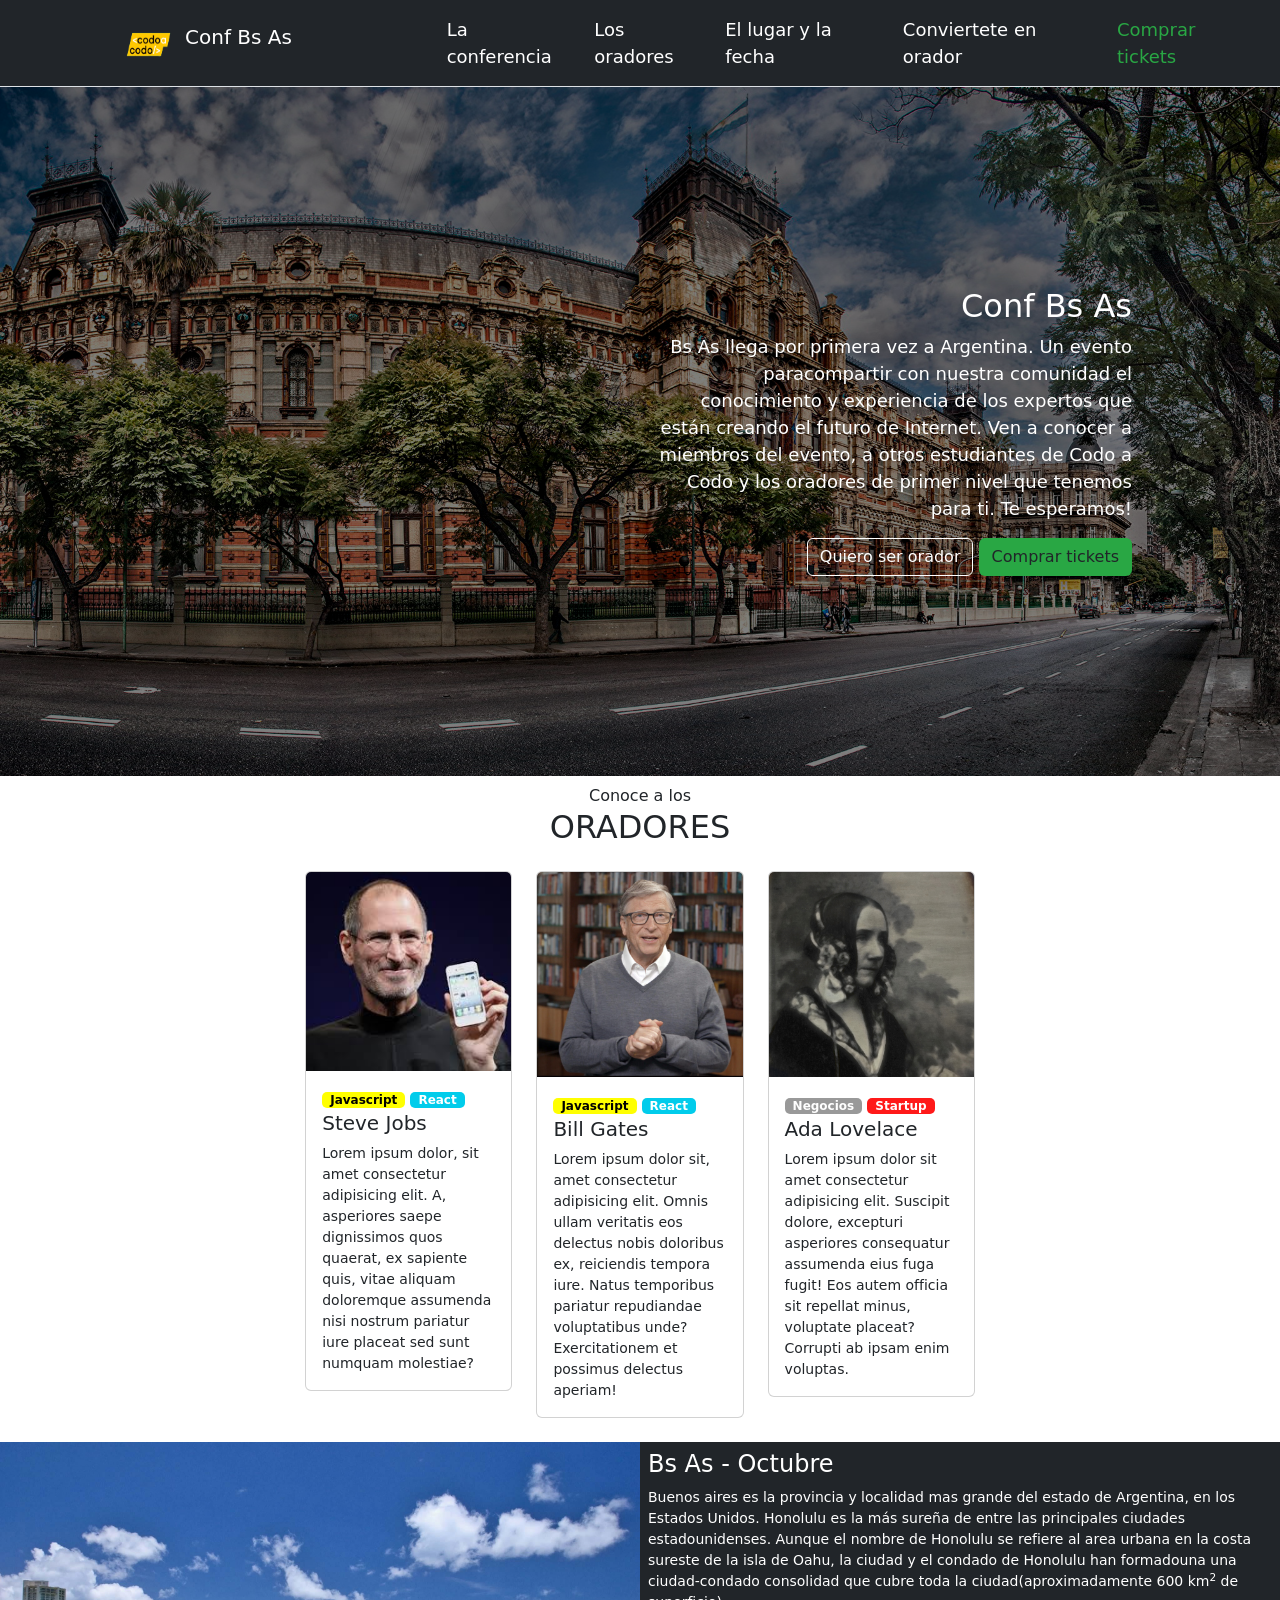
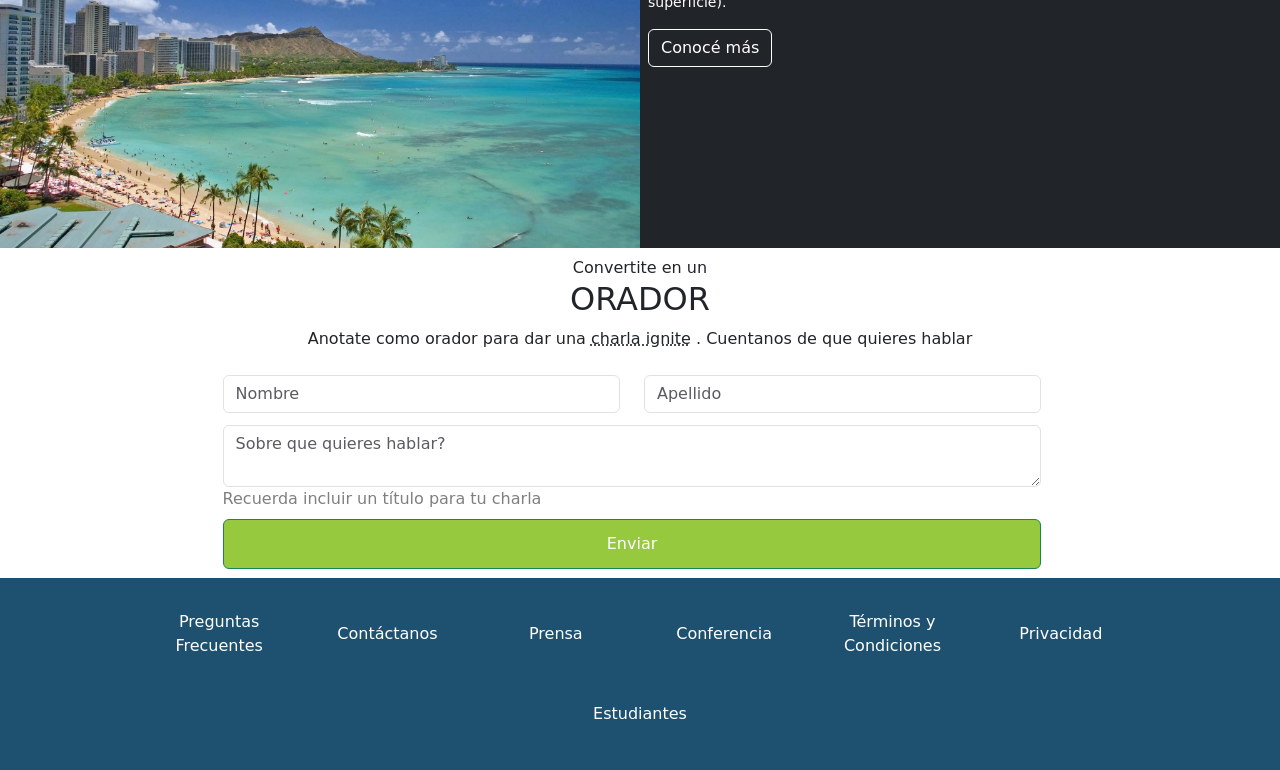
<file: index.html>
<!DOCTYPE html>
<html lang="es">

<head>
  <meta charset="UTF-8" />
  <meta http-equiv="X-UA-Compatible" content="IE=edge" />
  <meta name="viewport" content="width=device-width, initial-scale=1.0" />
  <link href="https://cdn.jsdelivr.net/npm/bootstrap@5.2.3/dist/css/bootstrap.min.css" rel="stylesheet"
    integrity="sha384-rbsA2VBKQhggwzxH7pPCaAqO46MgnOM80zW1RWuH61DGLwZJEdK2Kadq2F9CUG65" crossorigin="anonymous" /> 
  <link rel="stylesheet" href="./css/index.css" />
  <link rel="icon" href="assets/img/codoacodo.png" />
  <title>Integrador_riveiro</title>
</head>

<body>
  <header>
    <nav class="navbar navbar-expand-sm navbar-dark border-bottom bg-dark">
      <div class="container col-4 justify-content-center">
        <a class="navbar-brand" href="#">
          <img src="assets/img/codoacodo.png" alt="Logo" width="60" height="40"
            class="d-inline-block align-text-top text-light" />
          Conf Bs As
        </a>
      </div>
      <div class="container justify-content-start">
        <button class="navbar-toggler" type="button" data-bs-toggle="collapse" data-bs-target="#collapsibleNavbar">
          <span class="navbar-toggler-icon"></span>
        </button>
        <div class="collapse navbar-collapse justify-content-center" id="collapsibleNavbar">
          <ul class="navbar-nav" id="expandir">
            <li class="nav-item" id="li">
              <a class="nav-link active" href="#">La conferencia</a>
            </li>
            <li class="nav-item" id="li">
              <a class="nav-link" href="#">Los oradores</a>
            </li>
            <li class="nav-item" id="li">
              <a class="nav-link" href="#">El lugar y la fecha</a>
            </li>
            <li class="nav-item" id="li">
              <a class="nav-link" href="#">Conviertete en orador</a>
            </li>
            <li class="nav-item" id="li">
              <a class="nav-link nav-link-green" onclick="location.href='compra_ticket.html'" href="#">Comprar tickets </a>
            </li>
          </ul>
        </div>
      </div>
    </nav>
  </header>
  <main>
    <section class="overlay mb-2" id="section-head">
      <div class="container-fluid bg-img ">
        <div class="row overlay">
          <div class="col"></div>
          <div class="col margin-padding">
            <h2 class="">Conf Bs As</h2>
            <p class="text-size">

              Bs As llega por primera vez a Argentina. Un evento paracompartir
              con nuestra comunidad el conocimiento y experiencia de los
              expertos que están creando el futuro de Internet. Ven a conocer
              a miembros del evento, a otros estudiantes de Codo a Codo y los
              oradores de primer nivel que tenemos para ti. Te esperamos!

            </p>
            <button class="btn btn-outline">Quiero ser orador</button>
            <button onclick="location.href='compra_ticket.html'" class="btn btn-tickets">Comprar tickets</button>
          </div>
        </div>
      </div>
    </section>
    <section class="" id="section-oradores">
      <div class="container text-center">
        <div class="container-fluid">
          <p class="m-0 p-0">Conoce a los</p>
          <h2 class="mb-4 text-uppercase p-0">Oradores</h2>
        </div>
      </div>
      <div class="container">
        <div class="row card-cont">
          <div class="col-md-4">
            <div class="card">
              <img class="card-img-top " src="./assets/img/steve.jpg" alt="Card image cap" />
              <div class="card-body">
                <a class="skill javascript">Javascript</a>
                <a class="skill react">React</a>
                <h5 class="card-title">Steve Jobs</h5>
                <p class="card-text text-small">
                  Lorem ipsum dolor, sit amet consectetur adipisicing elit. A,
                  asperiores saepe dignissimos quos quaerat, ex sapiente quis,
                  vitae aliquam doloremque assumenda nisi nostrum pariatur
                  iure placeat sed sunt numquam molestiae?
                </p>
              </div>
            </div>
          </div>
          <div class="col-md-4">
            <div class="card">
              <img class="card-img-top " src="./assets/img/bill.jpg" alt="Card image cap" />
              <div class="card-body">
                <a class="skill javascript">Javascript</a>
                <a class="skill react">React</a>
                <h5 class="card-title">Bill Gates</h5>
                <p class="card-text text-small">
                  Lorem ipsum dolor sit, amet consectetur adipisicing elit.
                  Omnis ullam veritatis eos delectus nobis doloribus ex,
                  reiciendis tempora iure. Natus temporibus pariatur
                  repudiandae voluptatibus unde? Exercitationem et possimus
                  delectus aperiam!
                </p>
              </div>
            </div>
          </div>
          <div class="col-md-4">
            <div class="card">
              <img class="card-img-top" src="./assets/img/ada.jpeg" alt="Card image cap" />
              <div class="card-body">
                <a class="skill bussines">Negocios</a>
                <a class="skill startup">Startup</a>
                <h5 class="card-title">Ada Lovelace</h5>
                <p class="card-text text-small">
                  Lorem ipsum dolor sit amet consectetur adipisicing elit.
                  Suscipit dolore, excepturi asperiores consequatur assumenda
                  eius fuga fugit! Eos autem officia sit repellat minus,
                  voluptate placeat? Corrupti ab ipsam enim voluptas.
                </p>
              </div>
            </div>
          </div>
        </div>
      </div>
    </section>
    <section class="" id="section-times">
      <div class="container-fluid  p-0 mt-4">
        <div class="row m-0">
          <div class="col-12 col-md-6 p-0"><img src="./assets/img/honolulu.jpg" alt="" class="img-fluid"></div>
          <div class="col-12 col-md-6 bg-dark p-0 text-white">
            <div class="p-2">
              <h4>Bs As - Octubre</h4>
              <p class="text-small">Buenos aires es la provincia y localidad mas grande del estado de Argentina, en los
                Estados Unidos.
                Honolulu es la más sureña de entre las principales ciudades estadounidenses. Aunque el nombre de
                Honolulu se refiere al area
                urbana en la costa sureste de la isla de Oahu, la ciudad y el condado de Honolulu han formadouna una
                ciudad-condado consolidad que cubre toda la ciudad(aproximadamente 600 km<sup>2</sup> de superficie).              </p>
              <button  onclick="location.href='historia_buenos_aires.html'" class="btn btn-outline">Conocé más</button>
            </div>
          </div>
        </div>
      </div>
    </section>
    <section class="" id="section-forms">
      <div class="container text-center">
        <div class="container-fluid">
          <p class="mt-2 mb-0 p-0">Convertite en un</p>
          <h2 class="mb-2 text-uppercase p-0">Orador</h2>
          <p class="mt-2 p-0">Anotate como orador para dar una <span class="dotted-underline">charla ignite</span> . Cuentanos de que quieres hablar</p>

        </div>
        <div class="form-check-inline">
          <div class="row text-start">
            <div class="col-md-6 mt-2 mb-1">
              <input type="text" class="form-control" placeholder="Nombre">
            </div>
            <div class="col-md-6 mt-2 mb-1">
              <input type="text" class="form-control" placeholder="Apellido">
            </div>
            <div class="col-md-12 mt-2">
              <textarea class="form-control mb-0" placeholder="Sobre que quieres hablar?"></textarea>
              <label class="mb-2 mt-0 text-black-50" for="opci�n1">Recuerda incluir un título para tu charla</label>
            </div>
          </div>
          <div>
            <button type="button" class="btn btn-success w-100 m-0 p-0">Enviar</button>
          </div>
        </div>

    </section>
  </main>
  <footer class="footer py-3">
    <div class="container text-center">
        <ul class="nav d-flex justify-content-around row">
          <li class="nav-item col-md"><button class="btn btn-footer" href="#">Preguntas Frecuentes</button></li>
          <li class="nav-item col-md"><button class="btn btn-footer" href="#">Contáctanos</button></li>
          <li class="nav-item col-md"><button class="btn btn-footer" href="#">Prensa</button></li>
          <li class="nav-item col-md"><button class="btn btn-footer" href="#">Conferencia</button></li>
          <li class="nav-item col-md"><button class="btn btn-footer" href="#">Términos y Condiciones</button></li>
          <li class="nav-item col-md"><button class="btn btn-footer" href="#">Privacidad</button></li>
          <li class="nav-item col-md"><button class="btn btn-footer" href="#">Estudiantes</button></li>
        </ul>
    </div>  
  </footer>
  <script src="https://cdn.jsdelivr.net/npm/bootstrap@5.2.3/dist/js/bootstrap.bundle.min.js"
    integrity="sha384-kenU1KFdBIe4zVF0s0G1M5b4hcpxyD9F7jL+jjXkk+Q2h455rYXK/7HAuoJl+0I4"
    crossorigin="anonymous"></script>
</body>

</html>
</file>
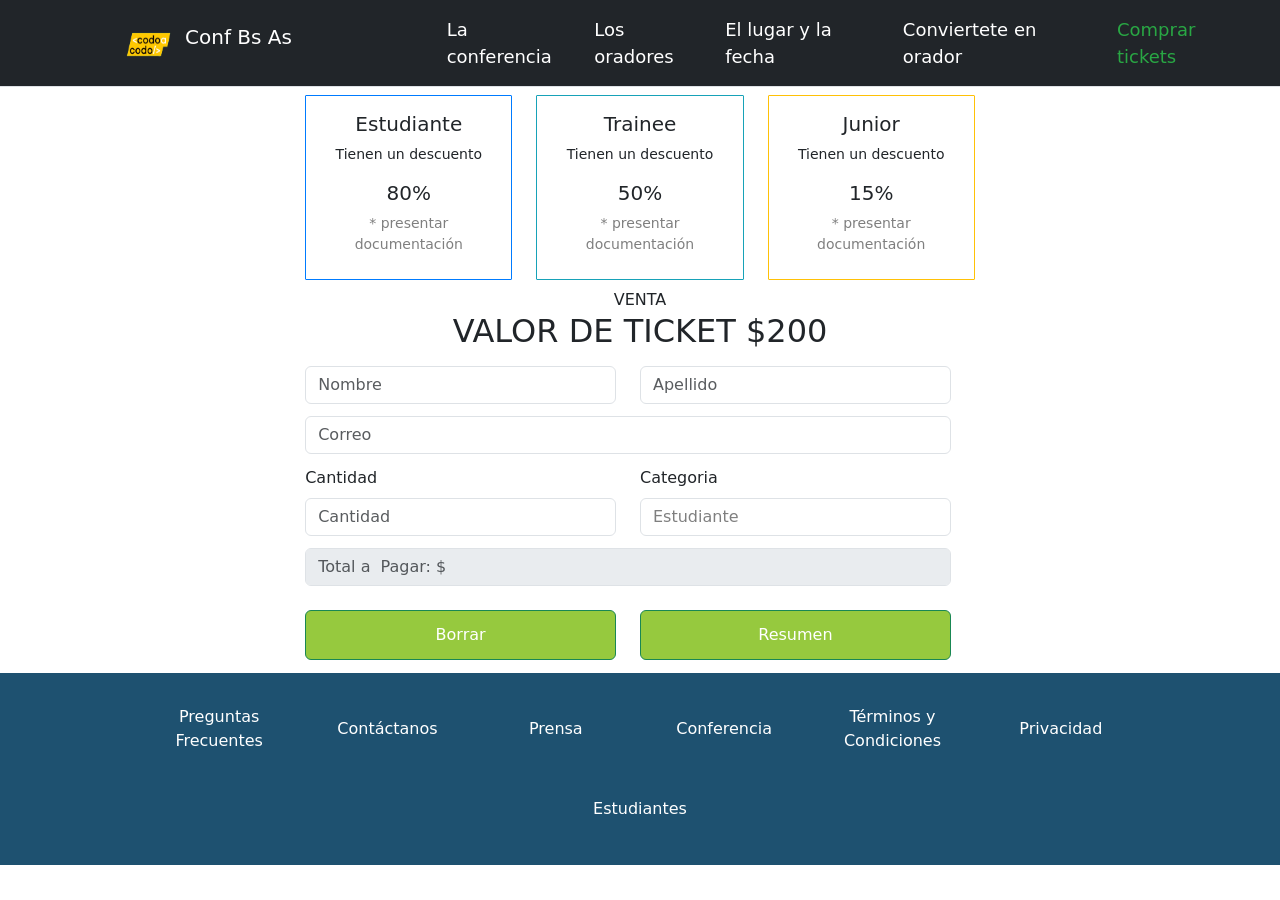
<file: compra_ticket.html>
<!DOCTYPE html>
<html lang="es">

<head>
  <meta charset="UTF-8" />
  <meta http-equiv="X-UA-Compatible" content="IE=edge" />
  <meta name="viewport" content="width=device-width, initial-scale=1.0" />
  <link href="https://cdn.jsdelivr.net/npm/bootstrap@5.2.3/dist/css/bootstrap.min.css" rel="stylesheet"
    integrity="sha384-rbsA2VBKQhggwzxH7pPCaAqO46MgnOM80zW1RWuH61DGLwZJEdK2Kadq2F9CUG65" crossorigin="anonymous" /> 
  <link rel="stylesheet" href="./css/index.css" />
  <link rel="icon" href="assets/img/codoacodo.png" />
  <title>Integrador_riveiro</title>
  <style type="text/css">
<!--

-->
  </style>
  
	<script type="text/javascript" src="funciones.js">
	</script>
	
  
</head>

  
<body>
  <header>
    <nav class="navbar navbar-expand-sm navbar-dark border-bottom bg-dark">
      <div class="container col-4 justify-content-center">
        <a class="navbar-brand" href="#">
          <img src="assets/img/codoacodo.png" alt="Logo" width="60" height="40"
            class="d-inline-block align-text-top text-light"  onclick="location.href='index.html'"/>
          Conf Bs As
        </a>
      </div>
      <div class="container justify-content-start">
        <button class="navbar-toggler" type="button" data-bs-toggle="collapse" data-bs-target="#collapsibleNavbar">
          <span class="navbar-toggler-icon"></span>
        </button>
        <div class="collapse navbar-collapse justify-content-center" id="collapsibleNavbar">
          <ul class="navbar-nav" id="expandir">
            <li class="nav-item" id="li">
              <a class="nav-link active" href="#">La conferencia</a>
            </li>
            <li class="nav-item" id="li">
              <a class="nav-link" href="#">Los oradores</a>
            </li>
            <li class="nav-item" id="li">
              <a class="nav-link" href="#">El lugar y la fecha</a>
            </li>
            <li class="nav-item" id="li">
              <a class="nav-link" href="#">Conviertete en orador</a>
            </li>
            <li class="nav-item" id="li">
              <a class="nav-link nav-link-green" onClick="location.href='compra_ticket.html'" href="#">Comprar tickets </a>
            </li>
          </ul>
        </div>
      </div>
    </nav>
  </header>
  <main>
    <section class="overlay mb-2" id="section-head">

    </section>
    <section class="" id="section-oradores">
      <div class="container text-center">

      </div>
      <div class="container">
        <div class="row card-cont-2">

          <div class="col-md-4 "  >
            <div class="card Estilo_Card_1">    
              <div class="card-body">
                <h5 align="center" class="card-title">Estudiante</h5>
                <p align="center" class="card-text text-small"> Tienen un descuento </p>
                <h5 align="center" class="card-title">80%</h5>		
                <p align="center" class="mb-2 mt-0 text-black-50 card-text text-small"> * presentar documentación </p>								
              </div>
            </div>	
          </div>

          <div class="col-md-4">
            <div class="card Estilo_Card_2">    
              <div class="card-body">
                <h5 align="center" class="card-title">Trainee</h5>
                <p align="center" class="card-text text-small"> Tienen un descuento </p>
                <h5 align="center" class="card-title">50%</h5>		
                <p align="center" class="mb-2 mt-0 text-black-50 card-text text-small"> * presentar documentación </p>								
              </div>
            </div>	
          </div>
		  
          <div class="col-md-4">
            <div class="card Estilo_Card_3">    
              <div class="card-body">
                <h5 align="center" class="card-title">Junior</h5>
                <p align="center" class="card-text text-small"> Tienen un descuento </p>
                <h5 align="center" class="card-title">15%</h5>		
                <p align="center" class="mb-2 mt-0 text-black-50 card-text text-small"> * presentar documentación </p>								
              </div>
            </div>	
          </div>
		  
        </div>
      </div>
    </section>

    <section class="" id="section-times">

    </section>

    <section class="" id="section-forms">
      <div class="container text-center">
	  
	  	  
        <div class="container-fluid">
          <p class="mt-2 mb-0 p-0">VENTA</p>
          <h2 class="mb-2 text-uppercase p-0">VALOR DE TICKET $200</h2>

        </div>
		
        <div class="row card-cont">
          <div class="row text-start">
		  
            <div class="col-md-6 mt-2 mb-1">
              <input type="text" class="form-control" placeholder="Nombre" id="nombre">
            </div>
			
            <div class="col-md-6 mt-2 mb-1">
              <input type="text" class="form-control" placeholder="Apellido" id="apellido">
            </div>
			
            <div class="col-md-12 mt-2 mb-1">
              <input type="email" class="form-control" placeholder="Correo" id="correo">
            </div>
			
            <div class="col-md-6 mt-2 mb-1">
              <label class="mb-2 mt-0 text-black-100" for="opci�n1">Cantidad</label>	
			  		
              <input type="number" class="form-control" placeholder="Cantidad" id="cantidad" type="range" min="1" max="50" size="2" maxlength="2" >		  
            </div>
			
            <div class="col-md-6 mt-2 mb-1">
              <label class="mb-2 mt-0 text-black-100" for="opci�n1">Categoria</label>						
			  <select  class="form-control text-black-50" name="categoria" id="categoria">
					<option value="80">Estudiante</option>
				    <option value="50">Trainee</option>
				    <option value="15">Junior</option>
			  </select>
            </div>
			
            <div class="col-md-12 mt-2 " mb-1 >	
			  <input type="label" for="opci�n1" class="form-control Estilo_Etiqueta"  placeholder="Total a  Pagar: $" id="total_pagar" disabled="disabled" >										
            </div>	
					
           <div class="col-md-12 mt-2">
           </div>
		  		  		
           <div class="col-md-12 mt-2">
           </div>
		   				  
           <div class="col-md-6 mt-2 mb-1">
            <button type="button" class="btn btn-success w-100 m-0 p-0" onClick="borrar()">Borrar</button>
           </div>
		  		  
           <div class="col-md-6 mt-2 mb-1">
			<input type="button" class="btn btn-success w-100 m-0 p-0" value="Resumen" onClick="resumen()">
           </div>
		  		  				  
        </div>
		
    </section>
  </main>
  <footer class="footer py-3">
    <div class="container text-center">
        <ul class="nav d-flex justify-content-around row">
          <li class="nav-item col-md"><button class="btn btn-footer" href="#">Preguntas Frecuentes</button></li>
          <li class="nav-item col-md"><button class="btn btn-footer" href="#">Contáctanos</button></li>
          <li class="nav-item col-md"><button class="btn btn-footer" href="#">Prensa</button></li>
          <li class="nav-item col-md"><button class="btn btn-footer" href="#">Conferencia</button></li>
          <li class="nav-item col-md"><button class="btn btn-footer" href="#">Términos y Condiciones</button></li>
          <li class="nav-item col-md"><button class="btn btn-footer" href="#">Privacidad</button></li>
          <li class="nav-item col-md"><button class="btn btn-footer" href="#">Estudiantes</button></li>
        </ul>
    </div>  
  </footer>
  <script src="https://cdn.jsdelivr.net/npm/bootstrap@5.2.3/dist/js/bootstrap.bundle.min.js"
    integrity="sha384-kenU1KFdBIe4zVF0s0G1M5b4hcpxyD9F7jL+jjXkk+Q2h455rYXK/7HAuoJl+0I4"
    crossorigin="anonymous"></script>
</body>

</html>
</file>
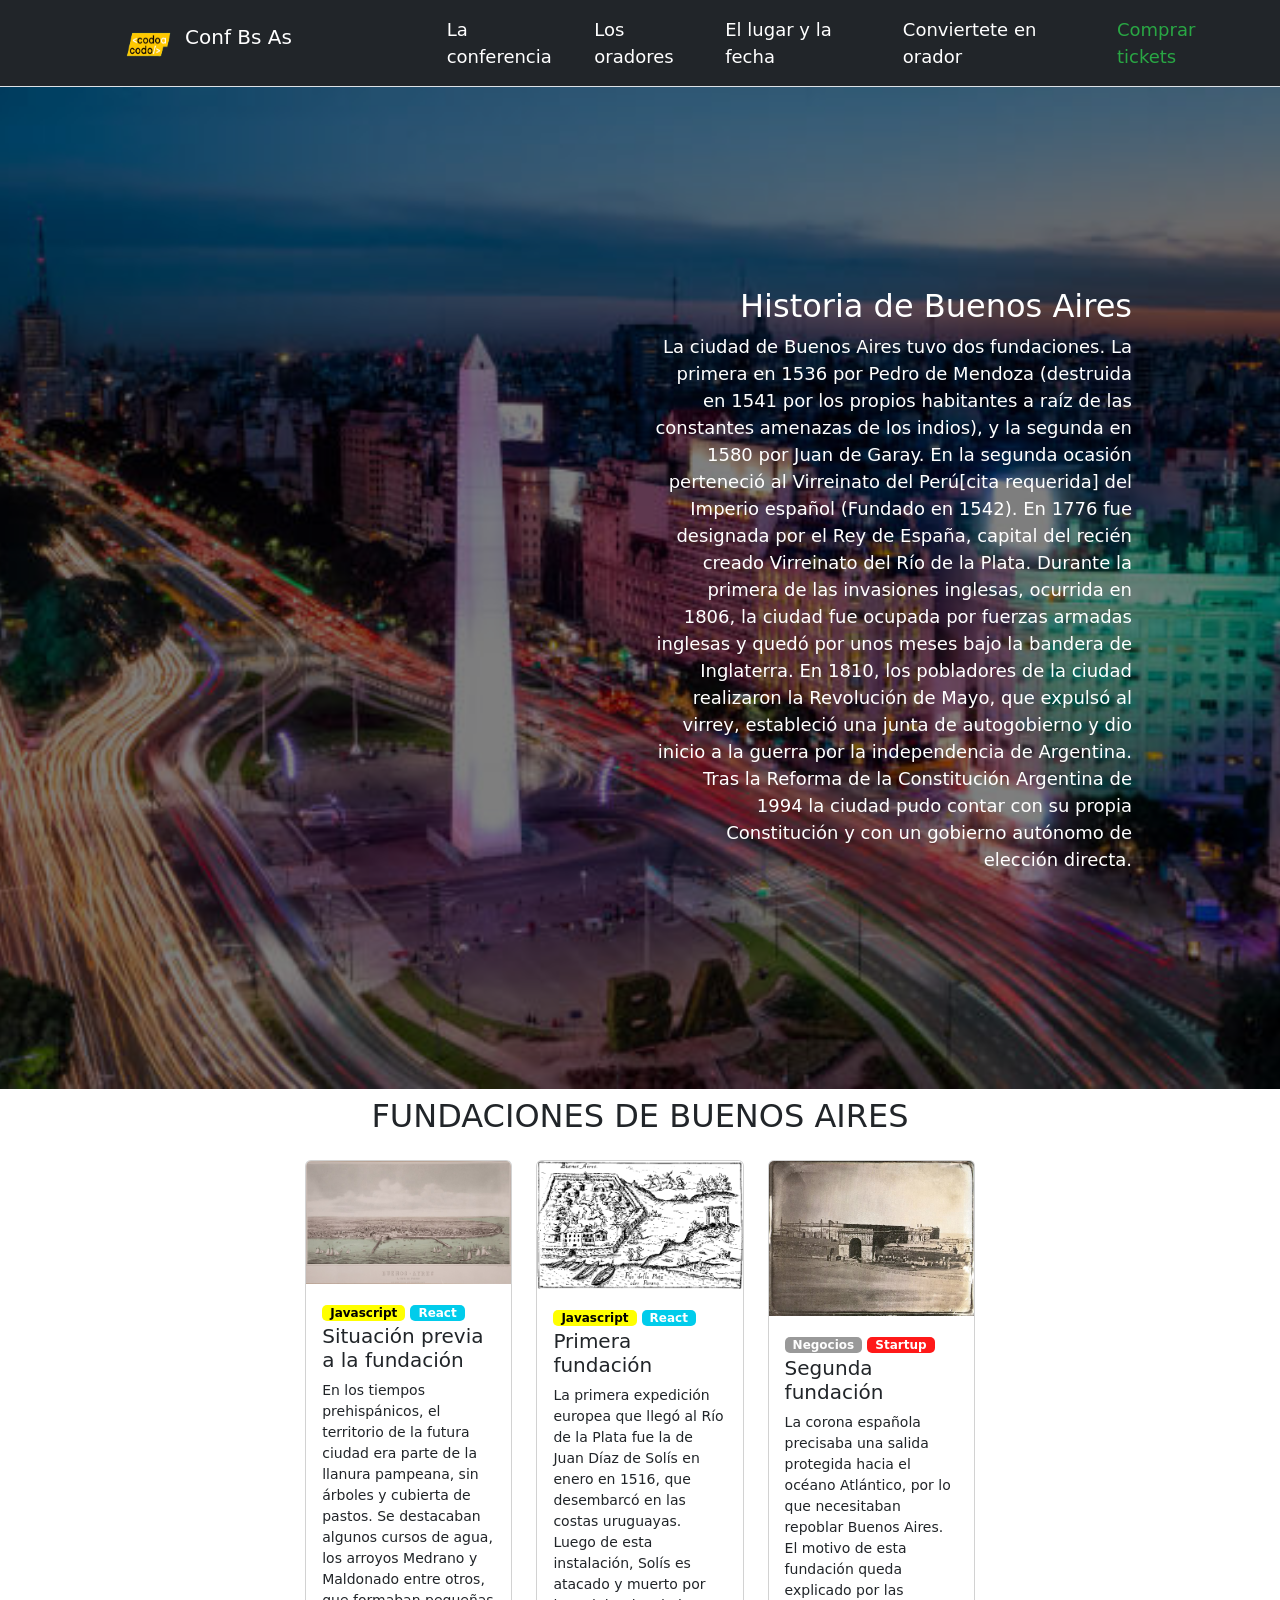
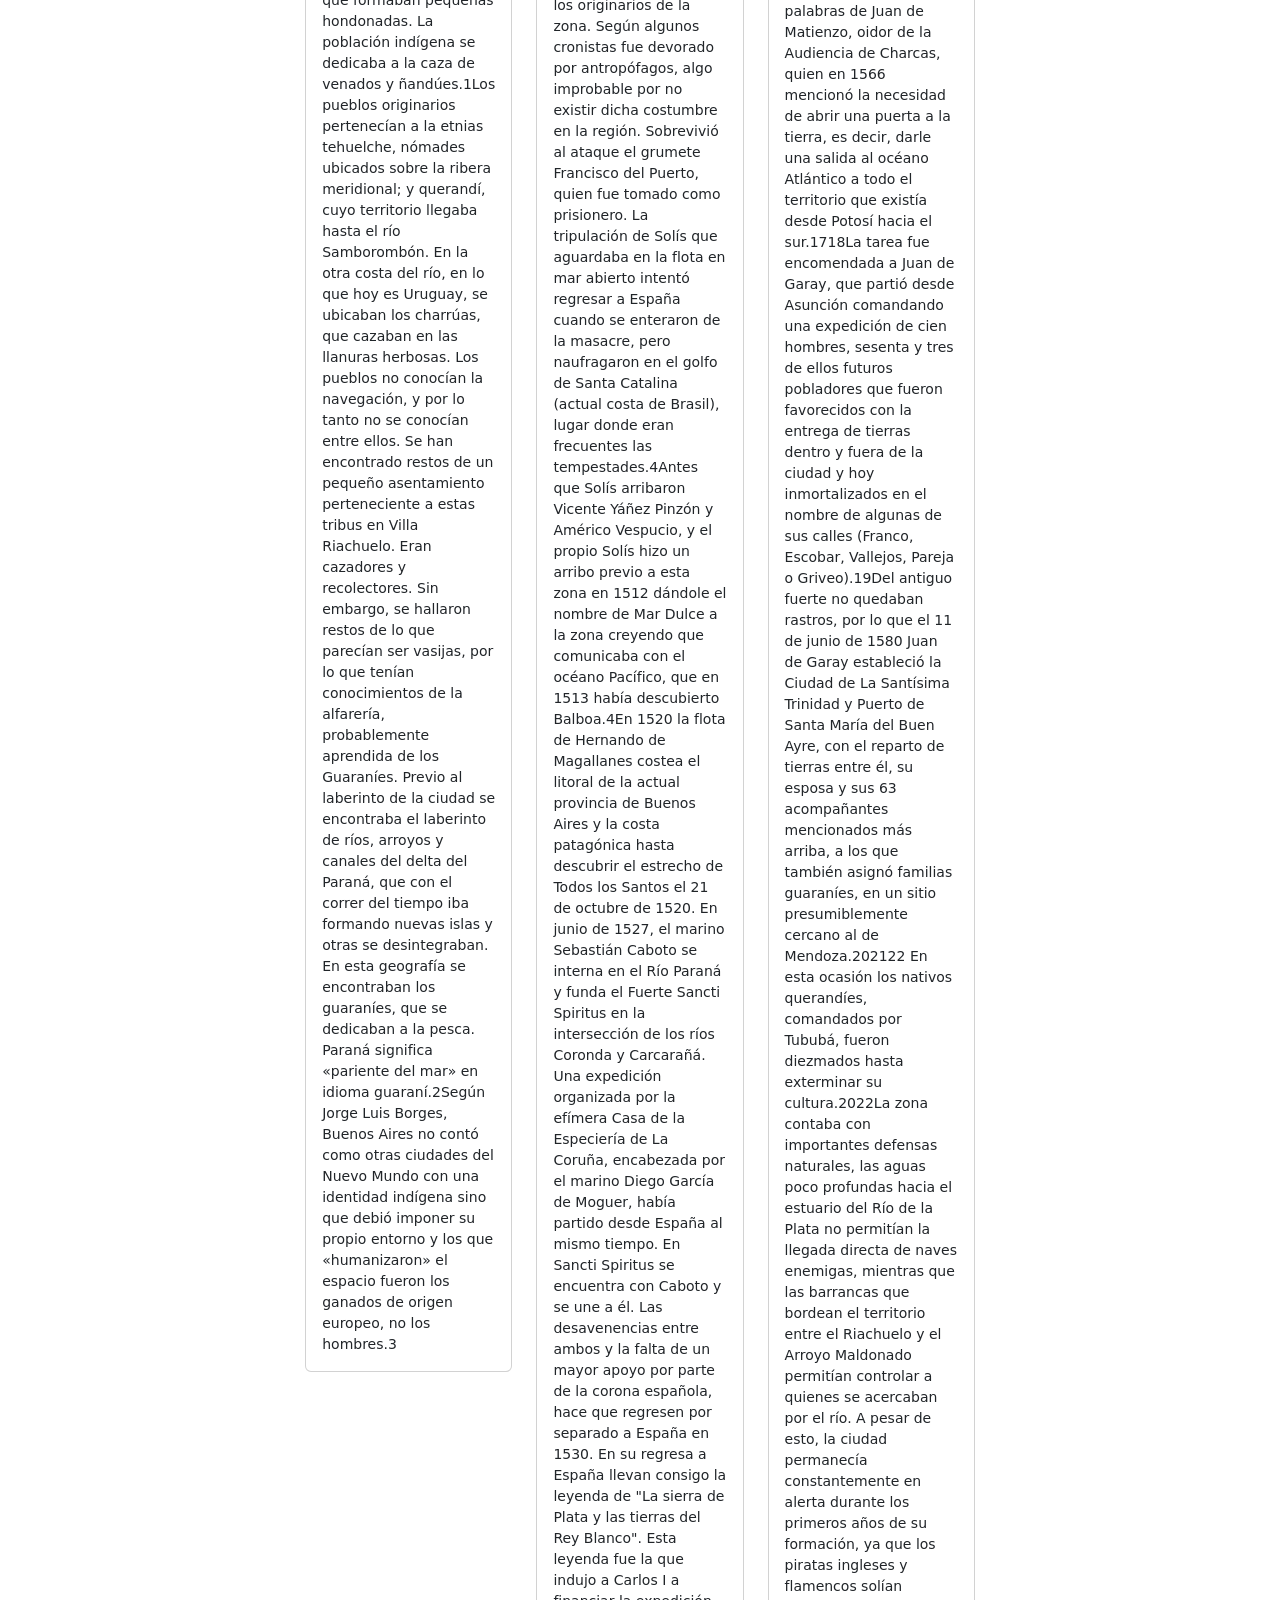
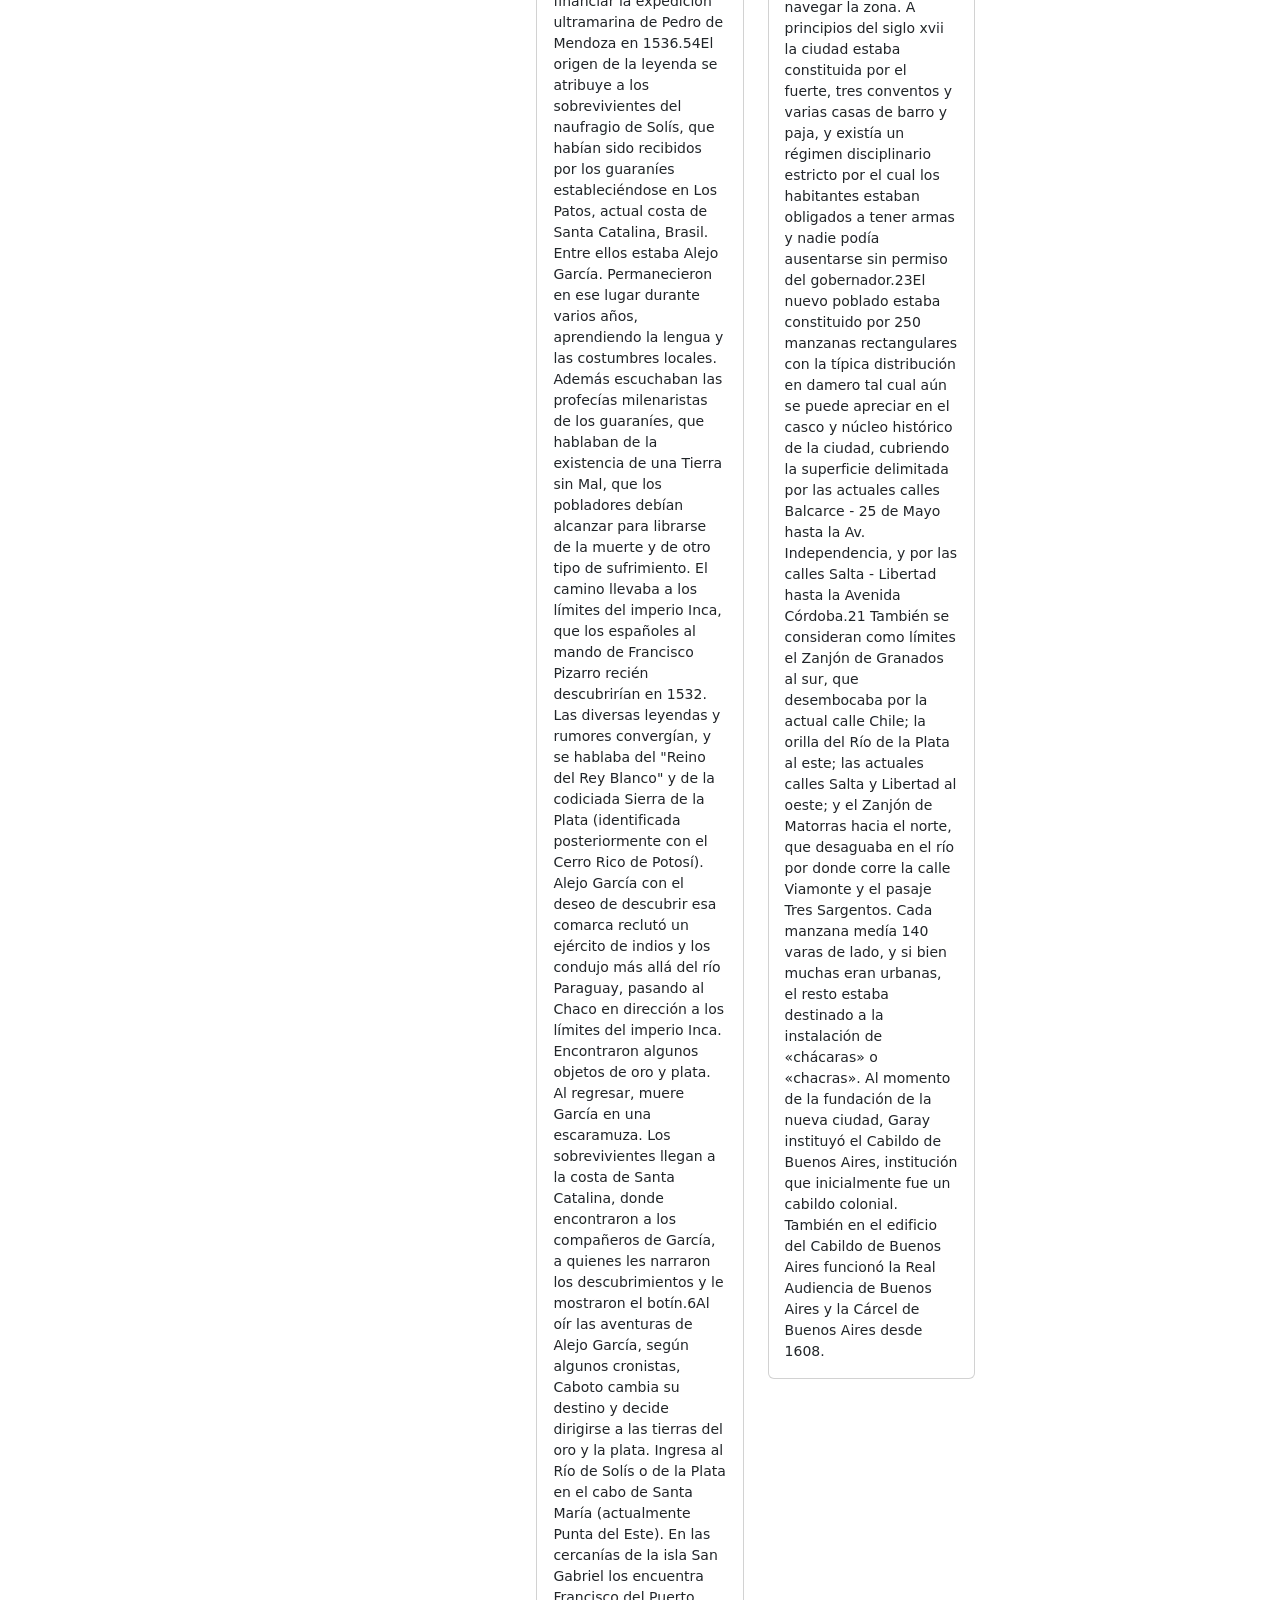
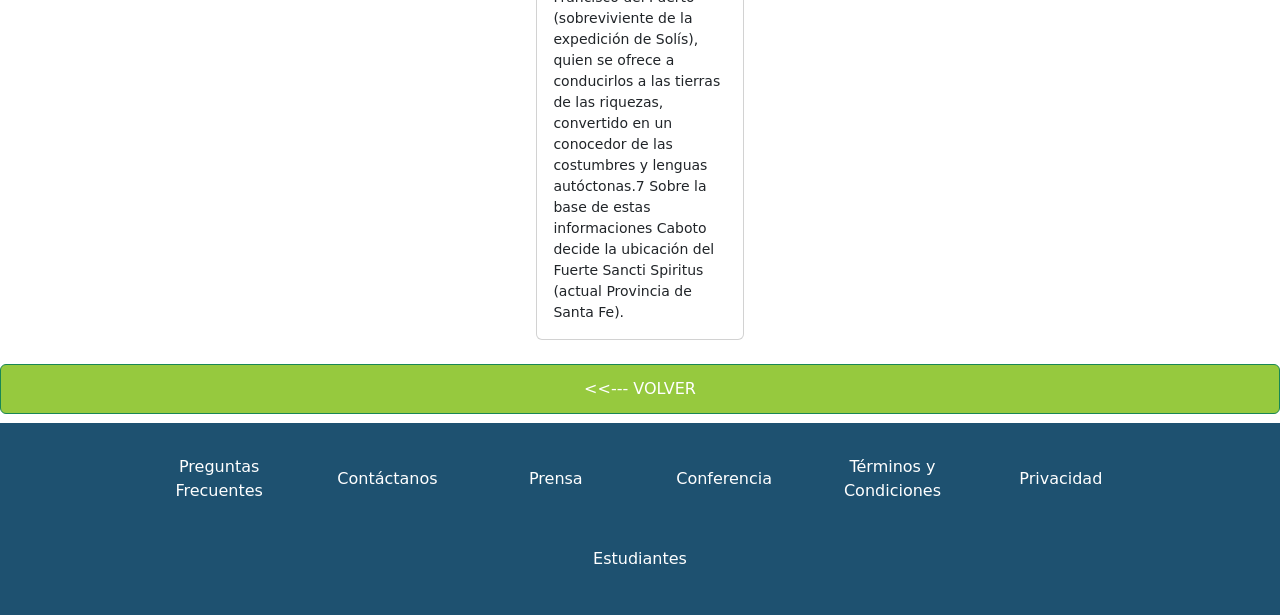
<file: historia_buenos_aires.html>
<!DOCTYPE html>
<html lang="es">

<head>
  <meta charset="UTF-8" />
  <meta http-equiv="X-UA-Compatible" content="IE=edge" />
  <meta name="viewport" content="width=device-width, initial-scale=1.0" />
  <link href="https://cdn.jsdelivr.net/npm/bootstrap@5.2.3/dist/css/bootstrap.min.css" rel="stylesheet"
    integrity="sha384-rbsA2VBKQhggwzxH7pPCaAqO46MgnOM80zW1RWuH61DGLwZJEdK2Kadq2F9CUG65" crossorigin="anonymous" /> 
  <link rel="stylesheet" href="./css/index.css" />
  <link rel="icon" href="assets/img/codoacodo.png" />
  <title>Integrador_riveiro</title>
</head>

<body>
  <header>
    <nav class="navbar navbar-expand-sm navbar-dark border-bottom bg-dark">
      <div class="container col-4 justify-content-center">
        <a class="navbar-brand" href="#">
          <img src="assets/img/codoacodo.png" alt="Logo" width="60" height="40"
            class="d-inline-block align-text-top text-light" />
          Conf Bs As
        </a>
      </div>
      <div class="container justify-content-start">
        <button class="navbar-toggler" type="button" data-bs-toggle="collapse" data-bs-target="#collapsibleNavbar">
          <span class="navbar-toggler-icon"></span>
        </button>
        <div class="collapse navbar-collapse justify-content-center" id="collapsibleNavbar">
          <ul class="navbar-nav" id="expandir">
            <li class="nav-item" id="li">
              <a class="nav-link active" href="#">La conferencia</a>
            </li>
            <li class="nav-item" id="li">
              <a class="nav-link" href="#">Los oradores</a>
            </li>
            <li class="nav-item" id="li">
              <a class="nav-link" href="#">El lugar y la fecha</a>
            </li>
            <li class="nav-item" id="li">
              <a class="nav-link" href="#">Conviertete en orador</a>
            </li>
            <li class="nav-item" id="li">
              <a class="nav-link nav-link-green" href="#">Comprar tickets</a>
            </li>
          </ul>
        </div>
      </div>
    </nav>
  </header>
  <main>
    <section class="overlay mb-2" id="section-head">
      <div class="container-fluid buenosaires-img ">
        <div class="row overlay">
          <div class="col"></div>
          <div class="col margin-padding">
            <h2 class="">Historia de Buenos Aires</h2>
            <p class="text-size">

La ciudad de Buenos Aires tuvo dos fundaciones. La primera en 1536 por Pedro de Mendoza (destruida en 1541 por los propios habitantes a raíz de las constantes amenazas de los indios), y la segunda en 1580 por Juan de Garay. En la segunda ocasión perteneció al Virreinato del Perú[cita requerida] del Imperio español (Fundado en 1542). En 1776 fue designada por el Rey de España, capital del recién creado Virreinato del Río de la Plata. Durante la primera de las invasiones inglesas, ocurrida en 1806, la ciudad fue ocupada por fuerzas armadas inglesas y quedó por unos meses bajo la bandera de Inglaterra. En 1810, los pobladores de la ciudad realizaron la Revolución de Mayo, que expulsó al virrey, estableció una junta de autogobierno y dio inicio a la guerra por la independencia de Argentina. Tras la Reforma de la Constitución Argentina de 1994 la ciudad pudo contar con su propia Constitución y con un gobierno autónomo de elección directa.

            </p>

          </div>
        </div>
      </div>
    </section>
    <section class="" id="section-oradores">
      <div class="container text-center">
        <div class="container-fluid">
          <h2 class="mb-4 text-uppercase p-0">FUNDACIONES DE BUENOS AIRES</h2>
        </div>
      </div>
      <div class="container">
        <div class="row card-cont">
          <div class="col-md-4">
            <div class="card">
              <img class="card-img-top " src="./assets/img/previo a fundacion.jpg" alt="Card image cap" />
              <div class="card-body">
                <a class="skill javascript">Javascript</a>
                <a class="skill react">React</a>
                <h5 class="card-title">Situación previa a la fundación</h5>
                <p class="card-text text-small">
                  En los tiempos prehispánicos, el territorio de la futura ciudad era parte de la llanura pampeana, sin árboles y cubierta de pastos. Se destacaban algunos cursos de agua, los arroyos Medrano y Maldonado entre otros, que formaban pequeñas hondonadas. La población indígena se dedicaba a la caza de venados y ñandúes.1​

Los pueblos originarios pertenecían a la etnias tehuelche, nómades ubicados sobre la ribera meridional; y querandí, cuyo territorio llegaba hasta el río Samborombón. En la otra costa del río, en lo que hoy es Uruguay, se ubicaban los charrúas, que cazaban en las llanuras herbosas. Los pueblos no conocían la navegación, y por lo tanto no se conocían entre ellos.

Se han encontrado restos de un pequeño asentamiento perteneciente a estas tribus en Villa Riachuelo. Eran cazadores y recolectores. Sin embargo, se hallaron restos de lo que parecían ser vasijas, por lo que tenían conocimientos de la alfarería, probablemente aprendida de los Guaraníes.

Previo al laberinto de la ciudad se encontraba el laberinto de ríos, arroyos y canales del delta del Paraná, que con el correr del tiempo iba formando nuevas islas y otras se desintegraban. En esta geografía se encontraban los guaraníes, que se dedicaban a la pesca. Paraná significa «pariente del mar» en idioma guaraní.2​

Según Jorge Luis Borges, Buenos Aires no contó como otras ciudades del Nuevo Mundo con una identidad indígena sino que debió imponer su propio entorno y los que «humanizaron» el espacio fueron los ganados de origen europeo, no los hombres.3​
                </p>
              </div>
            </div>
          </div>
          <div class="col-md-4">
            <div class="card">
              <img class="card-img-top " src="./assets/img/Buenos_Aires_shortly_after_its_foundation_1536.png" alt="Card image cap" />
              <div class="card-body">
                <a class="skill javascript">Javascript</a>
                <a class="skill react">React</a>
                <h5 class="card-title">Primera fundación</h5>
                <p class="card-text text-small">La primera expedición europea que llegó al Río de la Plata fue la de Juan Díaz de Solís en enero en 1516, que desembarcó en las costas uruguayas. Luego de esta instalación, Solís es atacado y muerto por los originarios de la zona. Según algunos cronistas fue devorado por antropófagos, algo improbable por no existir dicha costumbre en la región.

Sobrevivió al ataque el grumete Francisco del Puerto, quien fue tomado como prisionero. La tripulación de Solís que aguardaba en la flota en mar abierto intentó regresar a España cuando se enteraron de la masacre, pero naufragaron en el golfo de Santa Catalina (actual costa de Brasil), lugar donde eran frecuentes las tempestades.4​

Antes que Solís arribaron Vicente Yáñez Pinzón y Américo Vespucio, y el propio Solís hizo un arribo previo a esta zona en 1512 dándole el nombre de Mar Dulce a la zona creyendo que comunicaba con el océano Pacífico, que en 1513 había descubierto Balboa.4​

En 1520 la flota de Hernando de Magallanes costea el litoral de la actual provincia de Buenos Aires y la costa patagónica hasta descubrir el estrecho de Todos los Santos el 21 de octubre de 1520.

En junio de 1527, el marino Sebastián Caboto se interna en el Río Paraná y funda el Fuerte Sancti Spiritus en la intersección de los ríos Coronda y Carcarañá. Una expedición organizada por la efímera Casa de la Especiería de La Coruña, encabezada por el marino Diego García de Moguer, había partido desde España al mismo tiempo. En Sancti Spiritus se encuentra con Caboto y se une a él. Las desavenencias entre ambos y la falta de un mayor apoyo por parte de la corona española, hace que regresen por separado a España en 1530.

En su regresa a España llevan consigo la leyenda de "La sierra de Plata y las tierras del Rey Blanco". Esta leyenda fue la que indujo a Carlos I a financiar la expedición ultramarina de Pedro de Mendoza en 1536.5​4​

El origen de la leyenda se atribuye a los sobrevivientes del naufragio de Solís, que habían sido recibidos por los guaraníes estableciéndose en Los Patos, actual costa de Santa Catalina, Brasil. Entre ellos estaba Alejo García.

Permanecieron en ese lugar durante varios años, aprendiendo la lengua y las costumbres locales. Además escuchaban las profecías milenaristas de los guaraníes, que hablaban de la existencia de una Tierra sin Mal, que los pobladores debían alcanzar para librarse de la muerte y de otro tipo de sufrimiento. El camino llevaba a los límites del imperio Inca, que los españoles al mando de Francisco Pizarro recién descubrirían en 1532. Las diversas leyendas y rumores convergían, y se hablaba del "Reino del Rey Blanco" y de la codiciada Sierra de la Plata (identificada posteriormente con el Cerro Rico de Potosí).

Alejo García con el deseo de descubrir esa comarca reclutó un ejército de indios y los condujo más allá del río Paraguay, pasando al Chaco en dirección a los límites del imperio Inca. Encontraron algunos objetos de oro y plata. Al regresar, muere García en una escaramuza. Los sobrevivientes llegan a la costa de Santa Catalina, donde encontraron a los compañeros de García, a quienes les narraron los descubrimientos y le mostraron el botín.6​

Al oír las aventuras de Alejo García, según algunos cronistas, Caboto cambia su destino y decide dirigirse a las tierras del oro y la plata. Ingresa al Río de Solís o de la Plata en el cabo de Santa María (actualmente Punta del Este). En las cercanías de la isla San Gabriel los encuentra Francisco del Puerto (sobreviviente de la expedición de Solís), quien se ofrece a conducirlos a las tierras de las riquezas, convertido en un conocedor de las costumbres y lenguas autóctonas.7​ Sobre la base de estas informaciones Caboto decide la ubicación del Fuerte Sancti Spiritus (actual Provincia de Santa Fe).</p>
              </div>
            </div>
          </div>
          <div class="col-md-4">
            <div class="card">
              <img class="card-img-top" src="./assets/img/Fuerte_de_Buenos_Aires.jpg" alt="Card image cap" />
              <div class="card-body">
                <a class="skill bussines">Negocios</a>
                <a class="skill startup">Startup</a>
                <h5 class="card-title">Segunda fundación</h5>
                <p class="card-text text-small">
                  La corona española precisaba una salida protegida hacia el océano Atlántico, por lo que necesitaban repoblar Buenos Aires. El motivo de esta fundación queda explicado por las palabras de Juan de Matienzo, oidor de la Audiencia de Charcas, quien en 1566 mencionó la necesidad de abrir una puerta a la tierra, es decir, darle una salida al océano Atlántico a todo el territorio que existía desde Potosí hacia el sur.17​18​

La tarea fue encomendada a Juan de Garay, que partió desde Asunción comandando una expedición de cien hombres, sesenta y tres de ellos futuros pobladores que fueron favorecidos con la entrega de tierras dentro y fuera de la ciudad y hoy inmortalizados en el nombre de algunas de sus calles (Franco, Escobar, Vallejos, Pareja o Griveo).19​

Del antiguo fuerte no quedaban rastros, por lo que el 11 de junio de 1580 Juan de Garay estableció la Ciudad de La Santísima Trinidad y Puerto de Santa María del Buen Ayre, con el reparto de tierras entre él, su esposa y sus 63 acompañantes mencionados más arriba, a los que también asignó familias guaraníes, en un sitio presumiblemente cercano al de Mendoza.20​21​22​ En esta ocasión los nativos querandíes, comandados por Tububá, fueron diezmados hasta exterminar su cultura.20​22​

La zona contaba con importantes defensas naturales, las aguas poco profundas hacia el estuario del Río de la Plata no permitían la llegada directa de naves enemigas, mientras que las barrancas que bordean el territorio entre el Riachuelo y el Arroyo Maldonado permitían controlar a quienes se acercaban por el río. A pesar de esto, la ciudad permanecía constantemente en alerta durante los primeros años de su formación, ya que los piratas ingleses y flamencos solían navegar la zona. A principios del siglo xvii la ciudad estaba constituida por el fuerte, tres conventos y varias casas de barro y paja, y existía un régimen disciplinario estricto por el cual los habitantes estaban obligados a tener armas y nadie podía ausentarse sin permiso del gobernador.23​

El nuevo poblado estaba constituido por 250 manzanas rectangulares con la típica distribución en damero tal cual aún se puede apreciar en el casco y núcleo histórico de la ciudad, cubriendo la superficie delimitada por las actuales calles Balcarce - 25 de Mayo hasta la Av. Independencia, y por las calles Salta - Libertad hasta la Avenida Córdoba.21​ También se consideran como límites el Zanjón de Granados al sur, que desembocaba por la actual calle Chile; la orilla del Río de la Plata al este; las actuales calles Salta y Libertad al oeste; y el Zanjón de Matorras hacia el norte, que desaguaba en el río por donde corre la calle Viamonte y el pasaje Tres Sargentos. Cada manzana medía 140 varas de lado, y si bien muchas eran urbanas, el resto estaba destinado a la instalación de «chácaras» o «chacras».

Al momento de la fundación de la nueva ciudad, Garay instituyó el Cabildo de Buenos Aires, institución que inicialmente fue un cabildo colonial. También en el edificio del Cabildo de Buenos Aires funcionó la Real Audiencia de Buenos Aires y la Cárcel de Buenos Aires desde 1608.</p>
              </div>
            </div>
          </div>
        </div>
      </div>
    </section>
    <section class="" id="section-times">
      <div class="container-fluid  p-0 mt-4">
        <div class="row m-0">
        </div>
      </div>
    </section>
    <section class="" id="section-forms">
          <div>
            <button type="button" onclick="location.href='index.html'" class="btn btn-success w-100 m-0 p-0"><<--- VOLVER</button>
          </div>
        </div>

    </section>
  </main>
  <footer class="footer py-3">
    <div class="container text-center">
        <ul class="nav d-flex justify-content-around row">
          <li class="nav-item col-md"><button class="btn btn-footer" href="#">Preguntas Frecuentes</button></li>
          <li class="nav-item col-md"><button class="btn btn-footer" href="#">Contáctanos</button></li>
          <li class="nav-item col-md"><button class="btn btn-footer" href="#">Prensa</button></li>
          <li class="nav-item col-md"><button class="btn btn-footer" href="#">Conferencia</button></li>
          <li class="nav-item col-md"><button class="btn btn-footer" href="#">Términos y Condiciones</button></li>
          <li class="nav-item col-md"><button class="btn btn-footer" href="#">Privacidad</button></li>
          <li class="nav-item col-md"><button class="btn btn-footer" href="#">Estudiantes</button></li>
        </ul>
    </div>  
  </footer>
  <script src="https://cdn.jsdelivr.net/npm/bootstrap@5.2.3/dist/js/bootstrap.bundle.min.js"
    integrity="sha384-kenU1KFdBIe4zVF0s0G1M5b4hcpxyD9F7jL+jjXkk+Q2h455rYXK/7HAuoJl+0I4"
    crossorigin="anonymous"></script>
</body>

</html>
</file>
<file: css/index.css>
* , html{
	margin: 0;
	padding: 0;
	box-sizing: border-box;
	border-top-color: #28AFEA;
	border-right-color: #28AFEA;
	border-bottom-color: #28AFEA;
	border-left-color: #28AFEA;
}

.nav-link{
  font-size: 18px;
  color: #fff;
}
.nav-link-green {
  color:rgb(41,167,68);
}
.bg-img {
  background-image: url("../assets/img/hawaii.jpg");
  background-size: cover;
  background-position: center center;
  background-repeat: no-repeat;
  color: #fff;
  margin: 0;
  padding: 0;
  text-align: right;
}

.margin-padding {
  padding: 200px 160px;
}

.text-size{
  font-size: 18px;
}

.overlay {
  background-color: rgba(0, 0, 0, 0.5);
}


.btn-outline {
  color: white;
  border: white 1px solid;
}
.btn-tickets{
  background-color: rgb(41,167,68);
}

.right {
  float: right;
  height: inherit;
}

.skill {
  font-size: 12px;
  font-weight: 700;
  padding: 1px 8px;
  color: white;
  border-radius: 5px;
  text-decoration: none;
}
.skill:hover {
  color: black;
  cursor: none;
}

.javascript {
  background-color: yellow;
  color: black;
}
.javascript:hover {
  color: white;
}

.react {
  background-color: rgb(1, 204, 235);
}
.startup {
  background-color: rgba(255, 0, 0, 0.9);
}

.bussines {
  background-color: rgba(0, 0, 0, 0.4);
}

.text-small {
  font-size: 14px;
}

.card-cont {
  padding: 0 20%;
  
}

.dotted-underline {
  text-decoration: underline dotted;
}

.btn-success{
  height: 50px;
  background-color: rgb(150, 201, 62);
}
.footer{
  margin-top: 1vh;
  align-items: center;
  padding: 2Vh 15vh;
  background-color: rgba(30,81,112,255);
}

.btn-footer{
  font-size: 16px;
  color: white;
  width: 140px;
  height: 80px;
  word-wrap: break-word;
}
.buenosaires-img {
  background-image: url("../assets/img/bs_as.jpg");
  background-size: cover;
  background-position: center center;
  background-repeat: no-repeat;
  color: #fff;
  margin: 0;
  padding: 0;
  text-align: right;
}

.Estilo_Etiqueta {
	background-color: #CCE5FF;
	color: #004095;
}

	.Estilo_Card_1{

		border-top-color: #007BFF;
		border-right-color: #007BFF;
		border-bottom-color: #007BFF;
		border-left-color: #007BFF;
	    border-radius: 1px;		
	
	}
	
	.Estilo_Card_2{

		border-top-color: #17A2B8;
		border-right-color: #17A2B8;
		border-bottom-color: #17A2B8;
		border-left-color: #17A2B8;
	    border-radius: 1px;	
			
	}
	
	.Estilo_Card_3{

		border-top-color: #FFC107;
		border-right-color: #FFC107;
		border-bottom-color: #FFC107;
		border-left-color: #FFC107;
	    border-radius: 1px;	
			
	}	
		
.card-cont-2 {
  padding: 0 20%;
  
}
</file>
